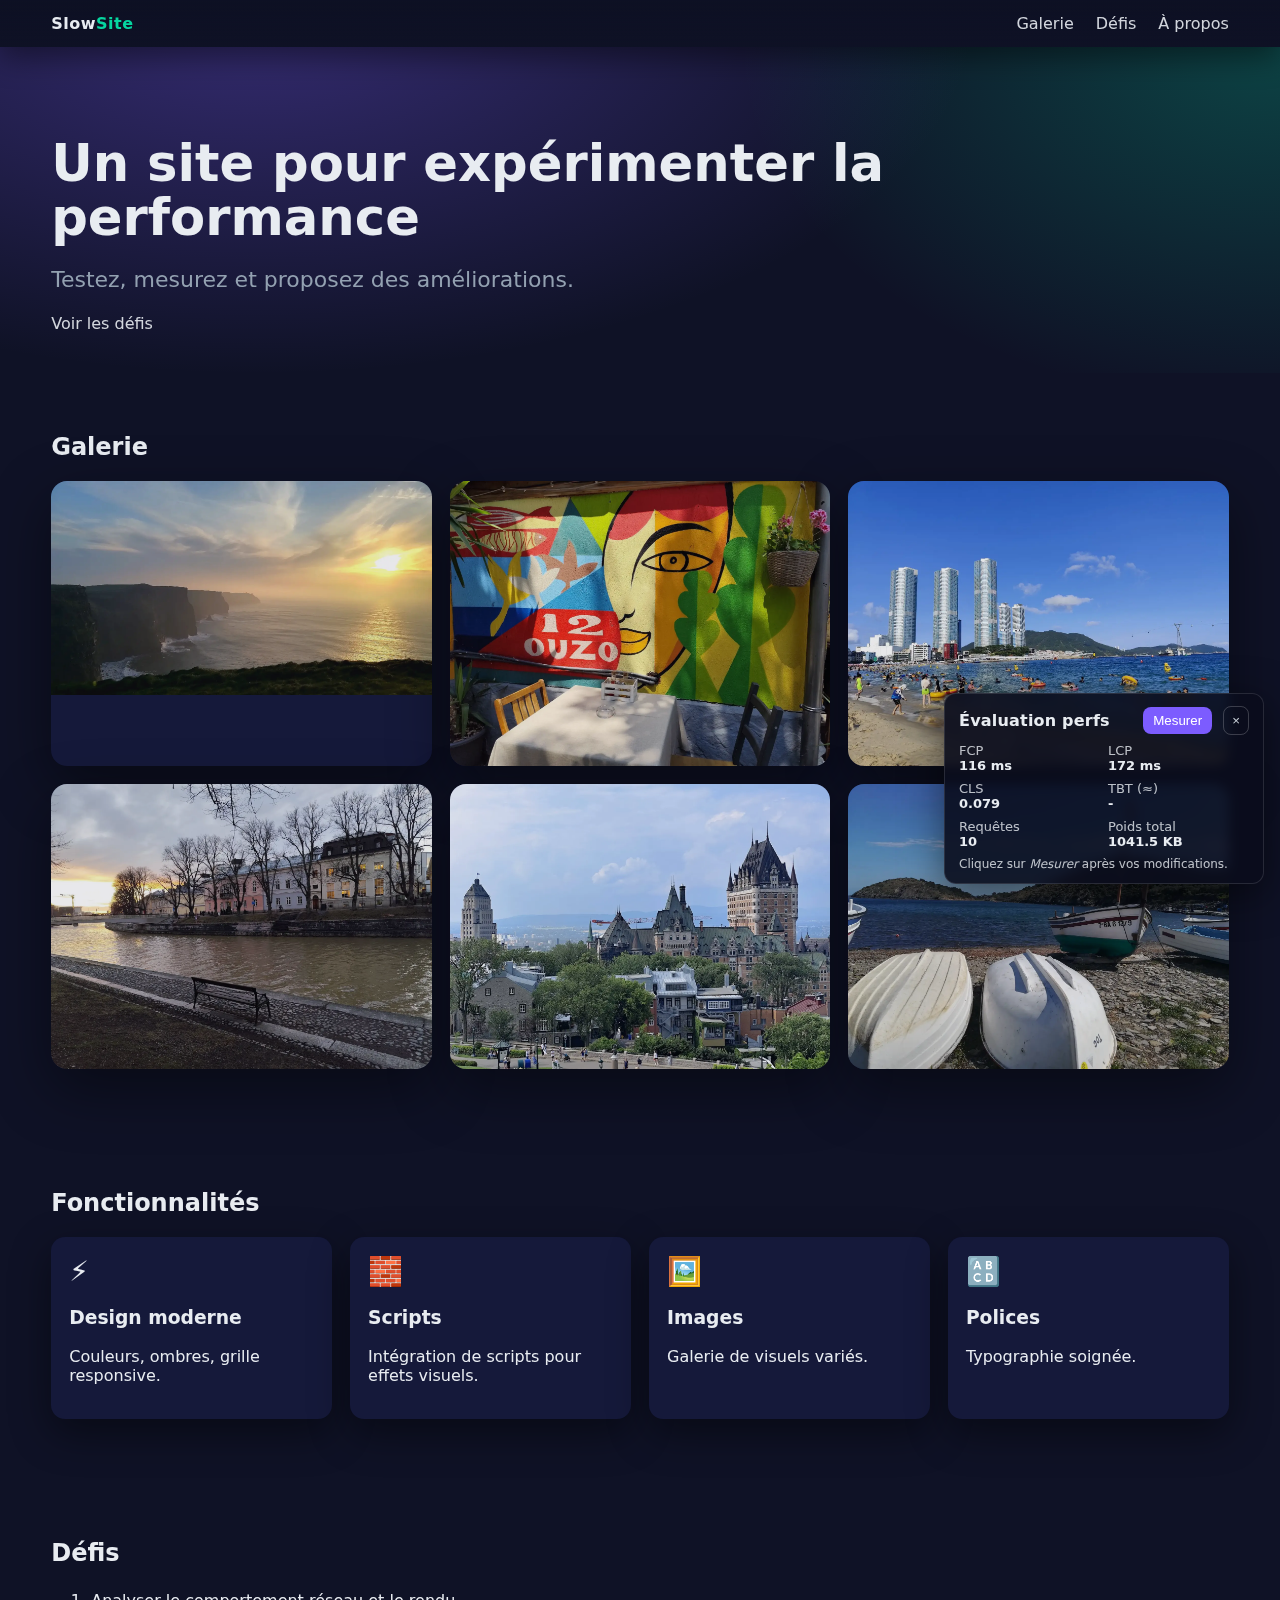
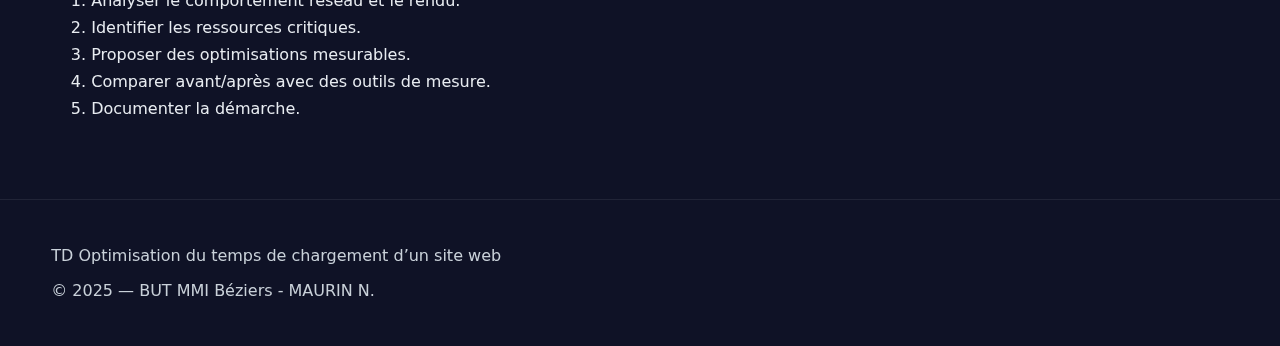
<file: index.html>
<!DOCTYPE html>
<html lang="fr">
  <head>
    <meta charset="utf-8" />
    <meta name="viewport" content="width=device-width, initial-scale=1" />
    <title>Site vitrine</title>
    <link rel="stylesheet" href="./css/styles.css" />
    <style>
      :root{--bg:#0f1226;--fg:#E8ECF1;--muted:#93A1B1;--primary:#7C5CFF;--accent:#06D6A0;--card:#15193A;--shadow:rgba(0,0,0,0.45)}
*{box-sizing:border-box}
      html,body{margin:0;padding:0;background:var(--bg);color:var(--fg);font-family:'Poppins',system-ui,Segoe UI,Roboto,Arial,sans-serif}
      .container{width:min(1200px,92%);margin:0 auto}
      a{color:var(--fg);text-decoration:none;opacity:.9}a:hover{opacity:1}
      .topbar{position:sticky;top:0;backdrop-filter:blur(6px);background:linear-gradient(180deg,rgba(13,16,35,.8),rgba(13,16,35,.2));z-index:10;box-shadow:0 10px 30px var(--shadow)}
      .nav{display:flex;align-items:center;justify-content:space-between;padding:14px 0}
      .logo{font-weight:700;letter-spacing:.5px}.logo span{color:var(--accent)}.menu{display:flex;gap:22px}
      .hero{padding:90px 0 40px;background:radial-gradient(1200px 600px at 20% -10%, rgba(124,92,255,.35), transparent 60%), radial-gradient(900px 600px at 100% 0%, rgba(6,214,160,.25), transparent 60%)}
      .hero-inner{display:grid;grid-template-columns:1fr;gap:28px}
      .hero h1{font-size:clamp(28px,4vw,56px);line-height:1.05;margin:0 0 10px}
      .hero p{font-size:clamp(16px,1.8vw,22px);color:var(--muted)}
          </style>
    <script src="js/script.js" defer></script>
  </head>
  <body>
    <div class="topbar">
      <div class="container nav">
        <div class="logo">Slow<span>Site</span></div>
        <div class="menu">
          <a href="#galerie">Galerie</a>
          <a href="#defis">Défis</a>
          <a href="#apropos">À propos</a>
        </div>
      </div>
    </div>

    <div class="hero">
      <div class="container hero-inner">
        <div class="hero-text">
          <h1>Un site pour expérimenter la performance</h1>
          <p>Testez, mesurez et proposez des améliorations.</p>
          <a class="cta" href="#defis">Voir les défis</a>
        </div>
      </div>
    </div>

    <div id="galerie" class="section gallery">
      <div class="container">
        <h2>Galerie</h2>
        <div class="grid">
          <div class="card">
            <a href="img1.html"><img src="img/img1-2.webp" alt="Image 1" /></a>
          </div>
          <div class="card">
            <a href="img2.html"><img src="img/img2-2.webp" alt="Image 2" /></a>
          </div>
          <div class="card">
            <a href="img3.html"><img src="img/img3-2.webp" alt="Image 3" /></a>
          </div>
          <div class="card">
            <a href="img4.html"><img src="img/img4-2.webp" alt="Image 4" /></a>
          </div>
          <div class="card">
            <a href="img5.html"><img src="img/img5-2.webp" alt="Image 5" /></a>
          </div>
          <div class="card">
            <a href="img6.html"><img src="img/img6-2.webp" alt="Image 6" /></a>
          </div>
        </div>
      </div>
    </div>

    <div id="apropos" class="section features">
      <div class="container">
        <h2>Fonctionnalités</h2>
        <div class="features-grid">
          <div class="feature">
            <div class="icon">⚡</div>
            <h3>Design moderne</h3>
            <p>Couleurs, ombres, grille responsive.</p>
          </div>
          <div class="feature">
            <div class="icon">🧱</div>
            <h3>Scripts</h3>
            <p>Intégration de scripts pour effets visuels.</p>
          </div>
          <div class="feature">
            <div class="icon">🖼️</div>
            <h3>Images</h3>
            <p>Galerie de visuels variés.</p>
          </div>
          <div class="feature">
            <div class="icon">🔠</div>
            <h3>Polices</h3>
            <p>Typographie soignée.</p>
          </div>
        </div>
      </div>
    </div>

    <div id="defis" class="section challenges">
      <div class="container">
        <h2>Défis</h2>
        <ol>
          <li>Analyser le comportement réseau et le rendu.</li>
          <li>Identifier les ressources critiques.</li>
          <li>Proposer des optimisations mesurables.</li>
          <li>Comparer avant/après avec des outils de mesure.</li>
          <li>Documenter la démarche.</li>
        </ol>
      </div>
    </div>

    <div class="footer">
      <div class="container">
        <p>TD Optimisation du temps de chargement d’un site web</p>
        <p>© 2025 — BUT MMI Béziers - MAURIN N.</p>
      </div>
    </div>
    <script src="js/metrics.js" defer></script>
  </body>
</html>
</file>
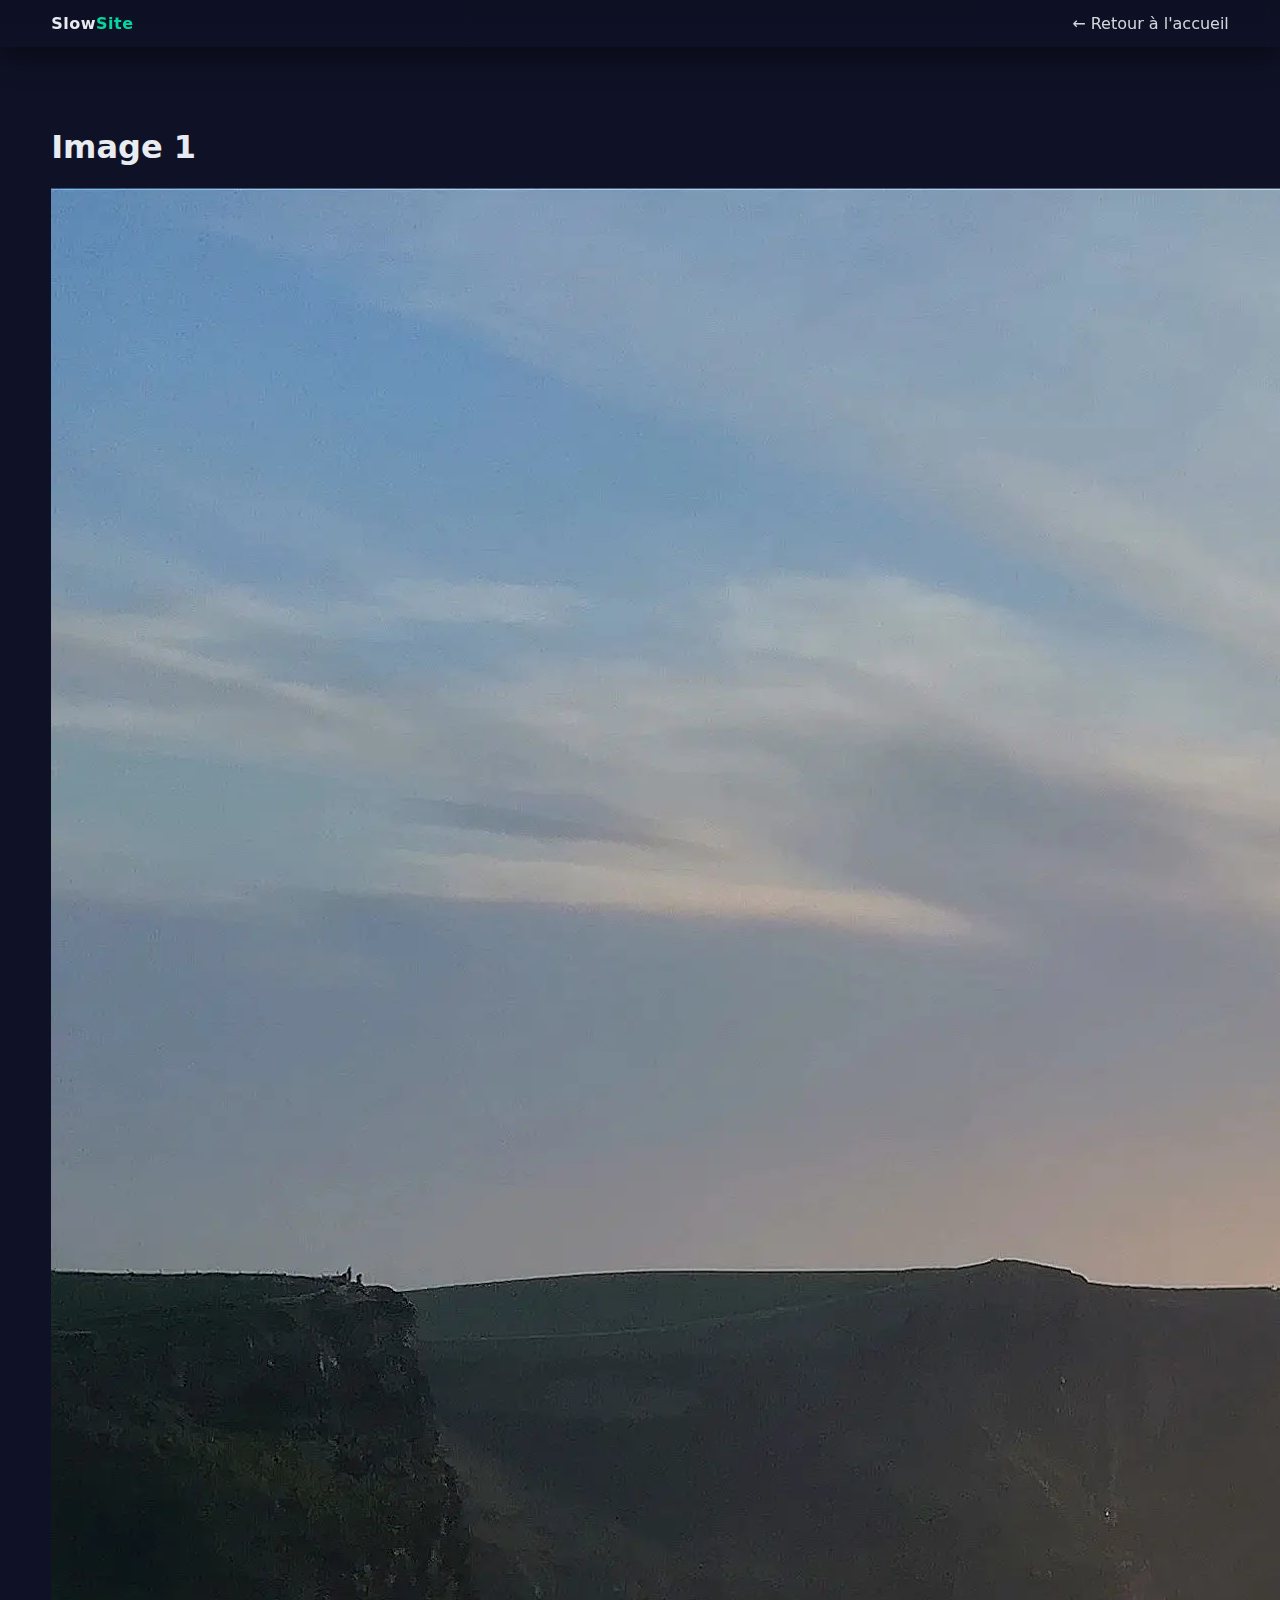
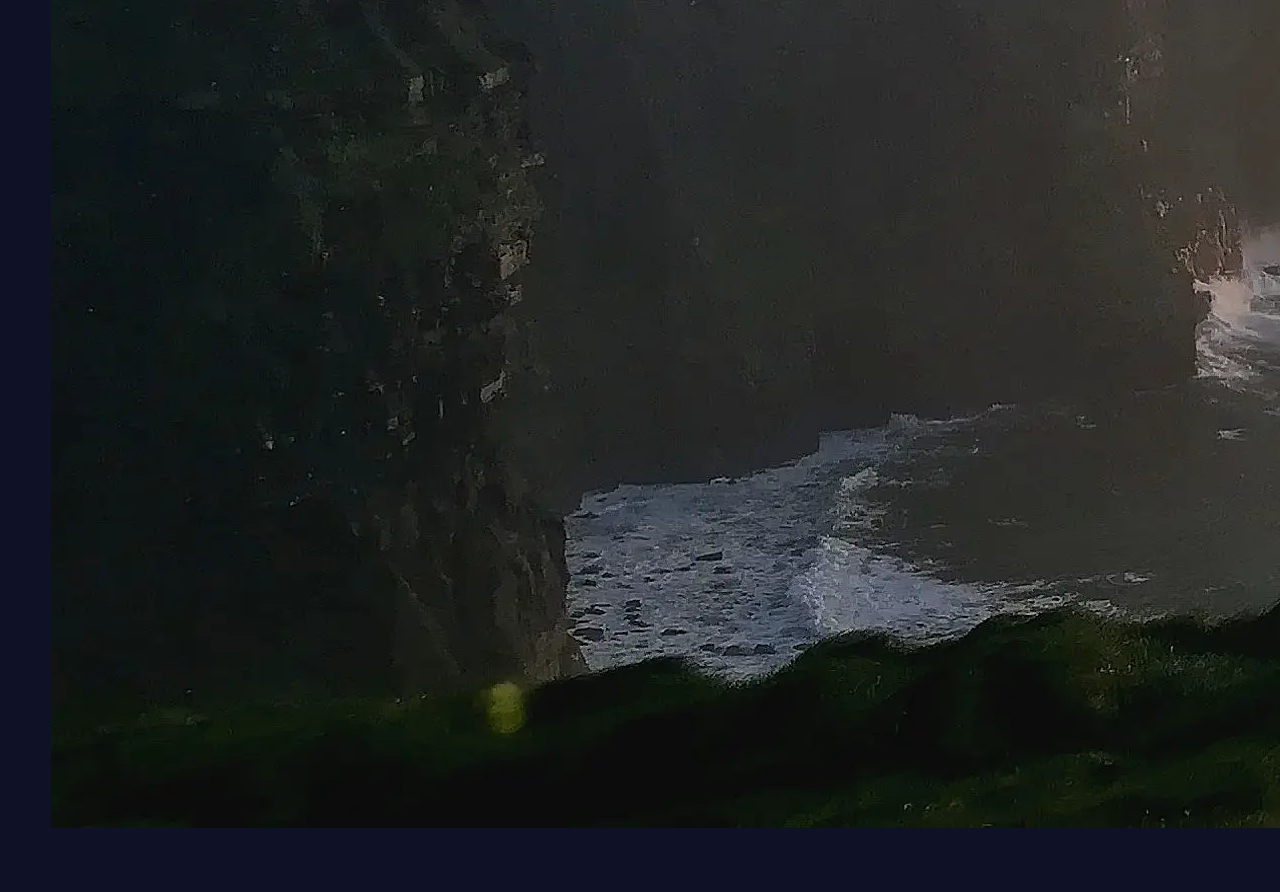
<file: img1.html>
<!DOCTYPE html>
<html lang="fr">
<head>
  <meta charset="utf-8" />
  <meta name="viewport" content="width=device-width, initial-scale=1" />
  <title>Image 1</title>
  <link rel="stylesheet" href="css/styles.css">
  <script src="js/script.js"></script>
</head>
<body>
  <div class="topbar"><div class="container nav"><div class="logo">Slow<span>Site</span></div><div class="menu"><a href="index.html">← Retour à l'accueil</a></div></div></div>
  <div class="section image-page"><div class="container">
    <h1>Image 1</h1>
    <div class="image-wrapper"><img src="img/img1.webp" alt="Image 1"></div>
  </div></div>
</body>
</html>
</file>
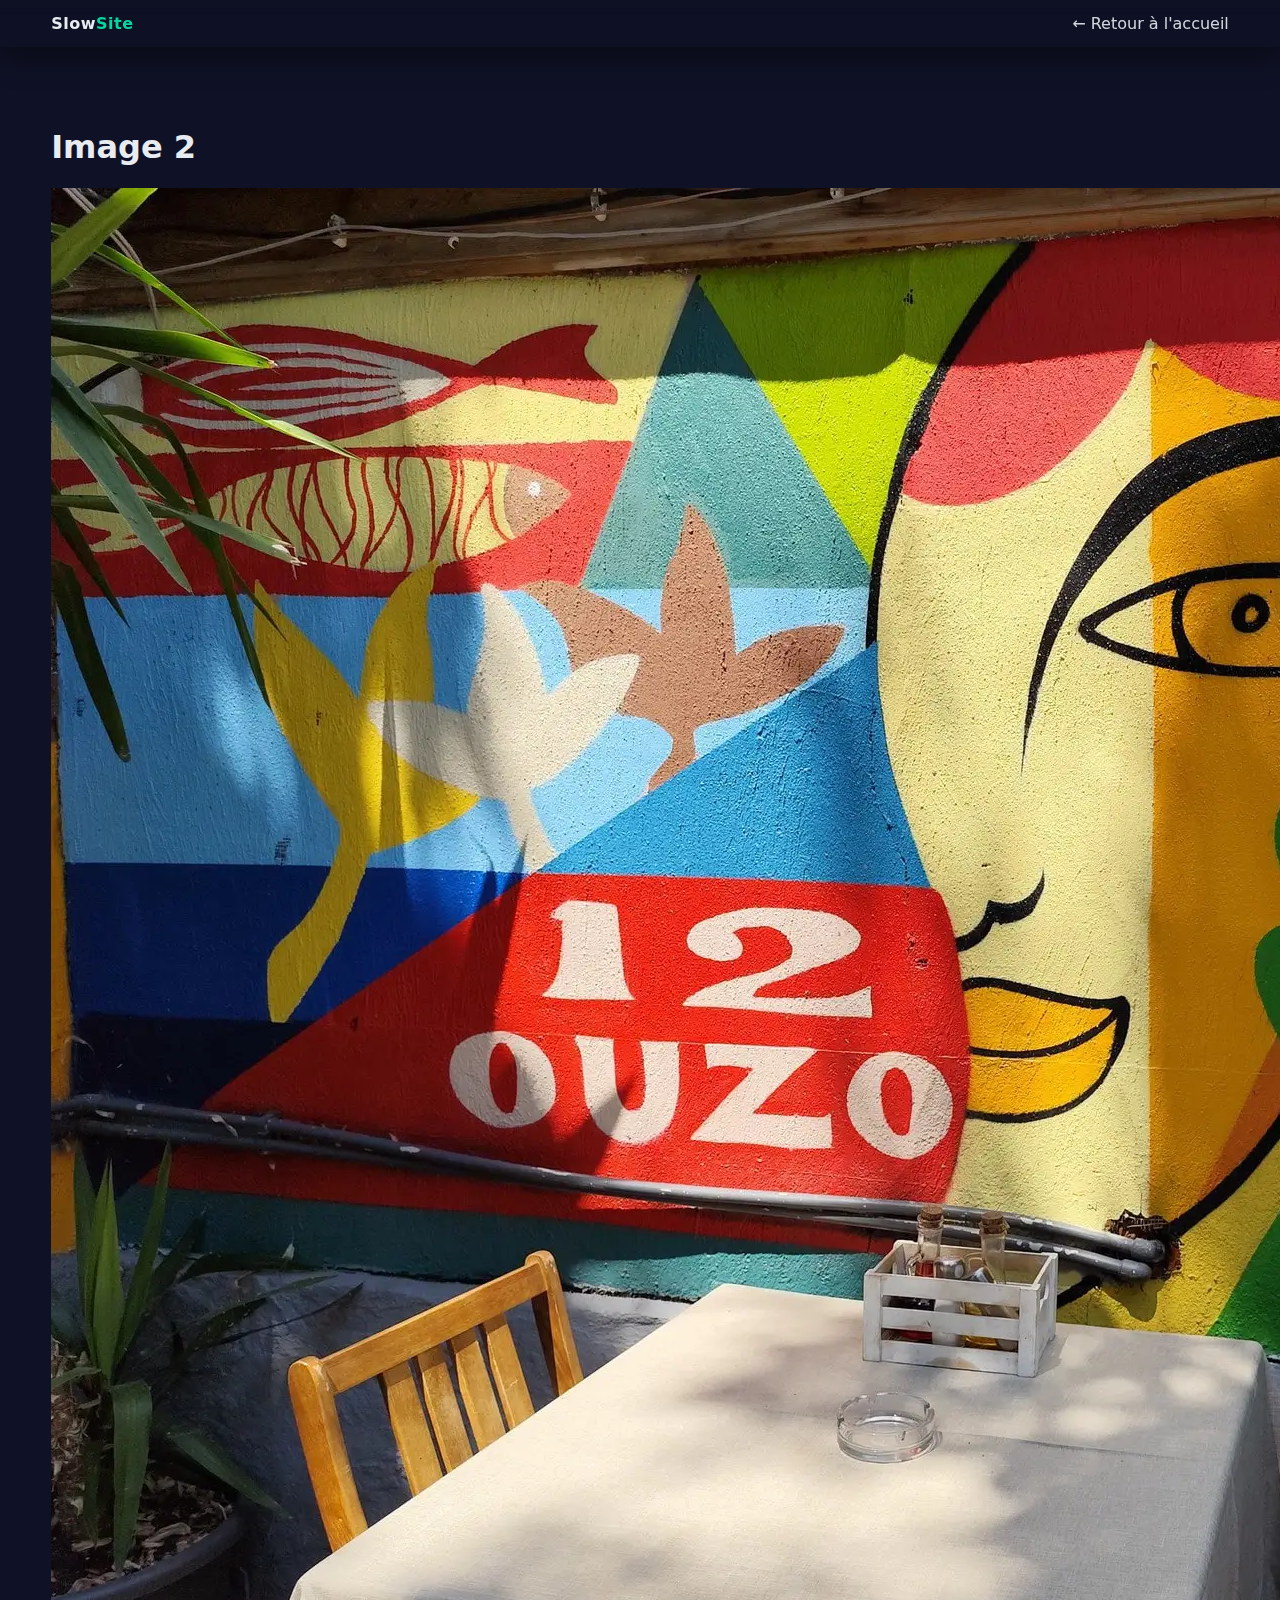
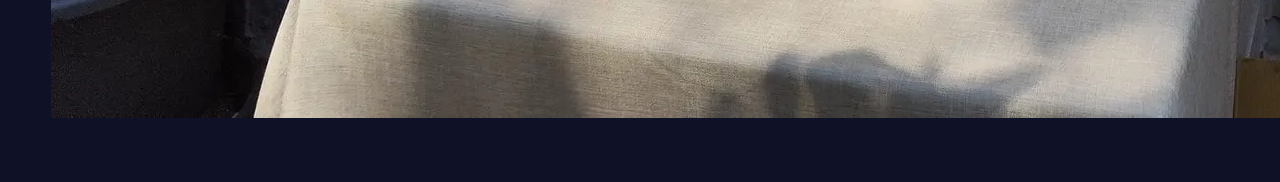
<file: img2.html>
<!DOCTYPE html>
<html lang="fr">
<head>
  <meta charset="utf-8" />
  <meta name="viewport" content="width=device-width, initial-scale=1" />
  <title>Image 2</title>
  <link rel="stylesheet" href="css/styles.css">
  <script src="js/script.js"></script>
</head>
<body>
  <div class="topbar"><div class="container nav"><div class="logo">Slow<span>Site</span></div><div class="menu"><a href="index.html">← Retour à l'accueil</a></div></div></div>
  <div class="section image-page"><div class="container">
    <h1>Image 2</h1>
    <div class="image-wrapper"><img src="img/img2.webp" alt="Image 2"></div>
  </div></div>
</body>
</html>
</file>
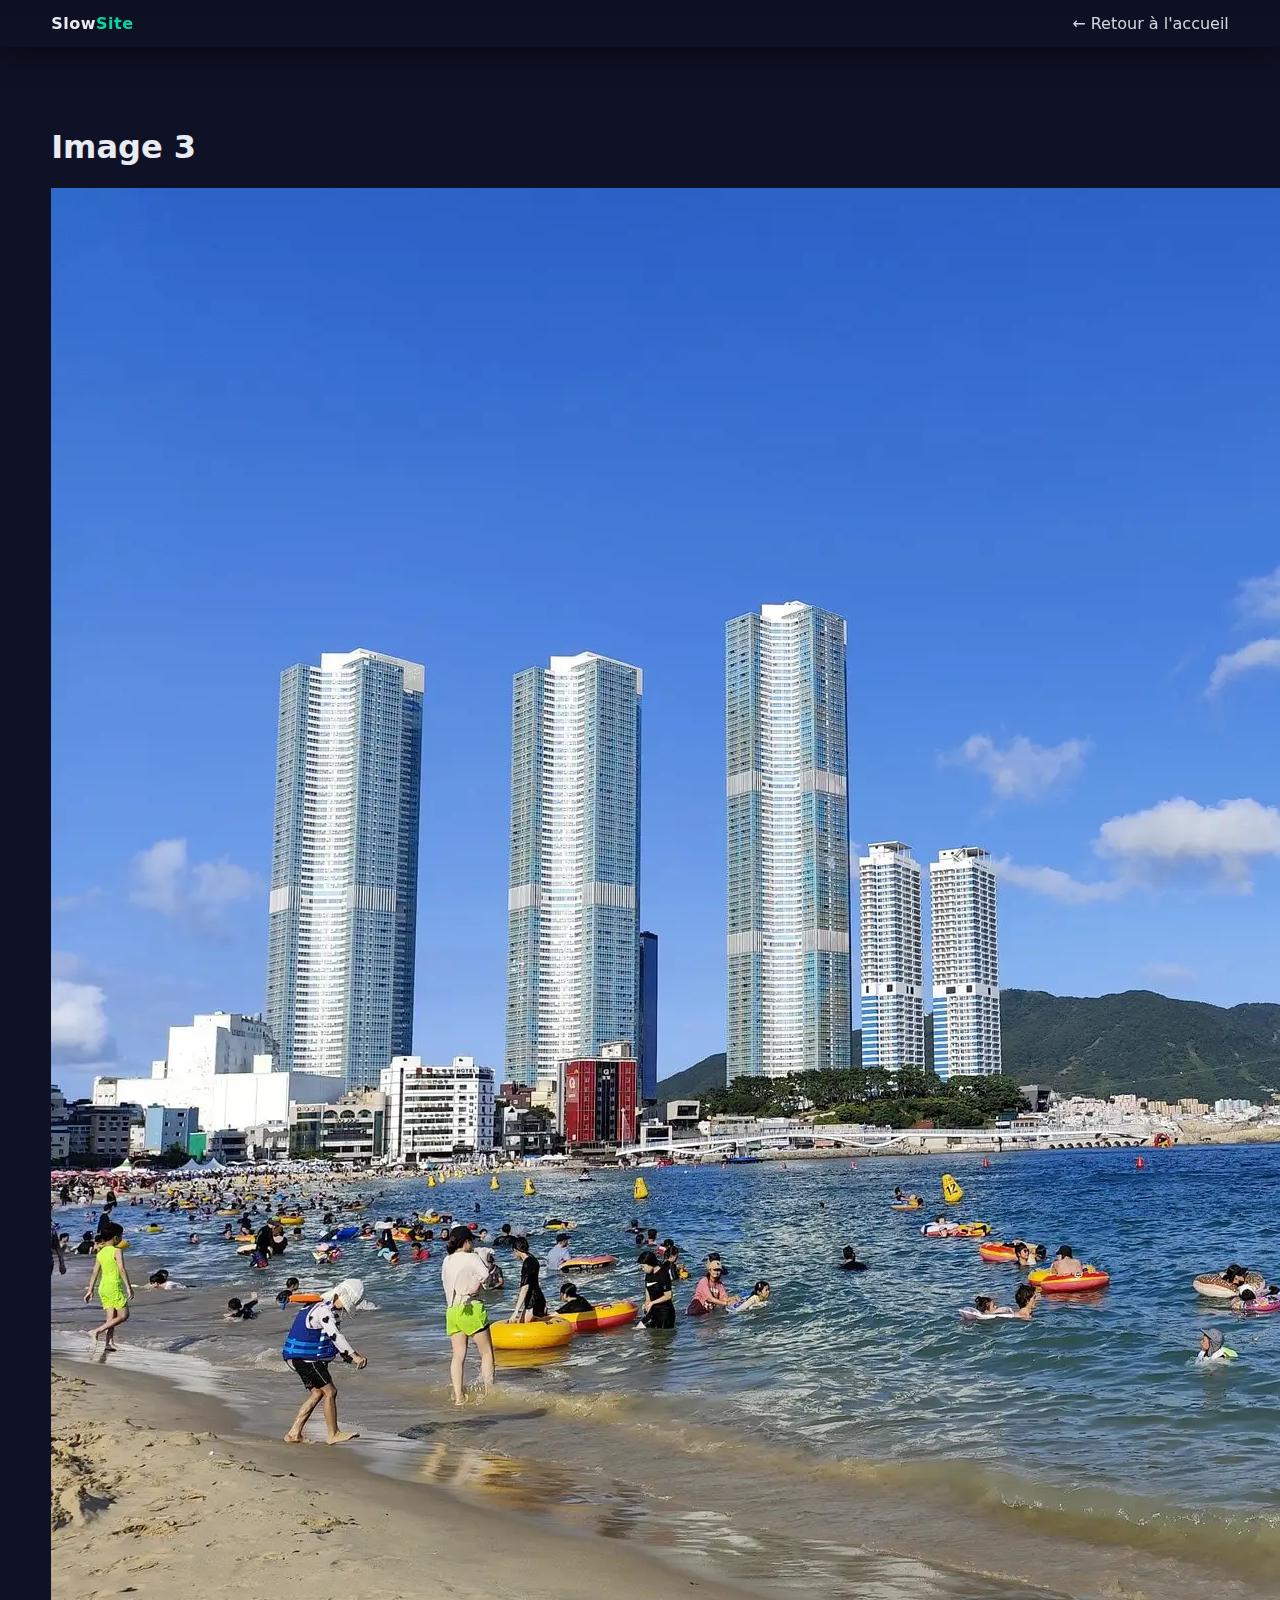
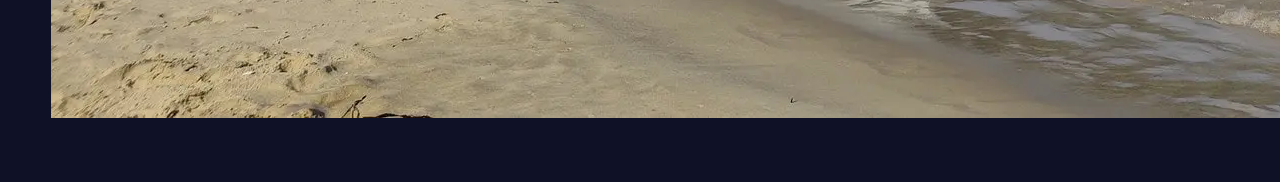
<file: img3.html>
<!DOCTYPE html>
<html lang="fr">
<head>
  <meta charset="utf-8" />
  <meta name="viewport" content="width=device-width, initial-scale=1" />
  <title>Image 3</title>
  <link rel="stylesheet" href="css/styles.css">
  <script src="js/script.js"></script>
</head>
<body>
  <div class="topbar"><div class="container nav"><div class="logo">Slow<span>Site</span></div><div class="menu"><a href="index.html">← Retour à l'accueil</a></div></div></div>
  <div class="section image-page"><div class="container">
    <h1>Image 3</h1>
    <div class="image-wrapper"><img src="img/img3.webp" alt="Image 3"></div>
  </div></div>
</body>
</html>
</file>
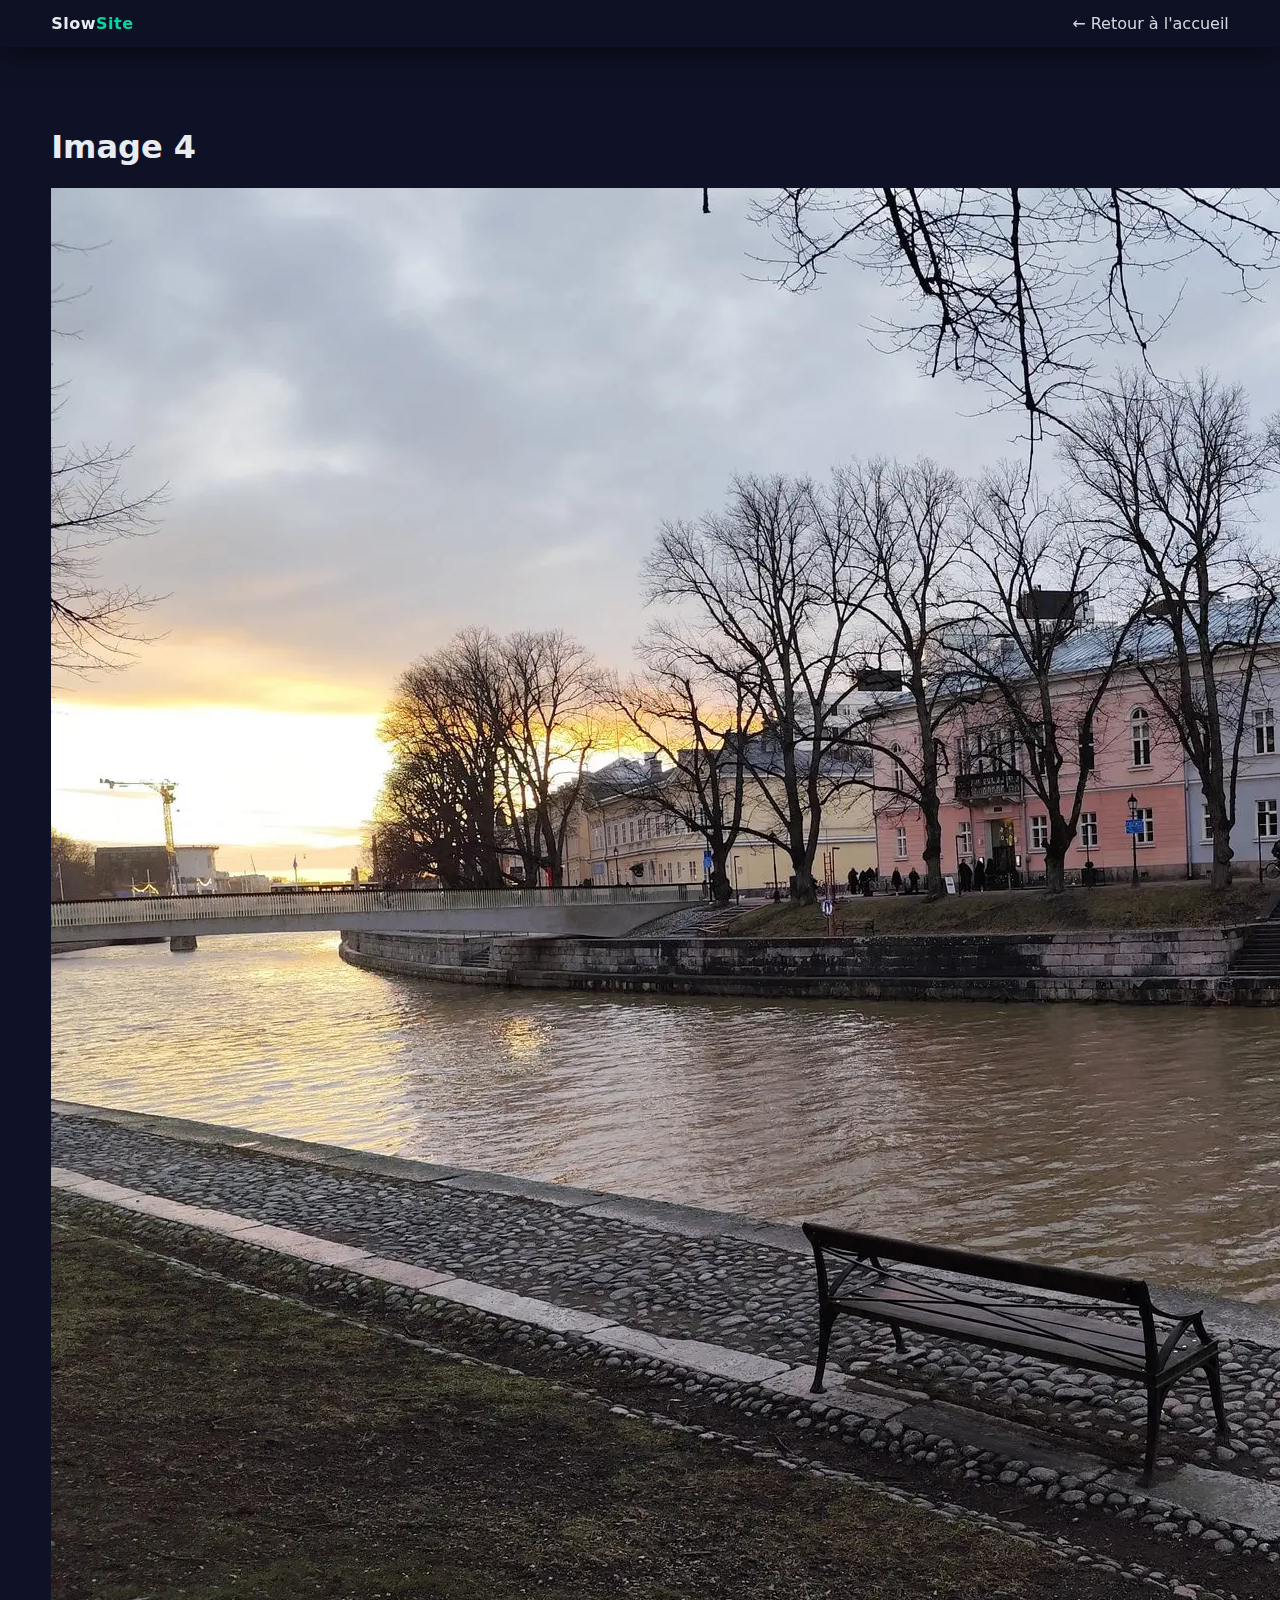
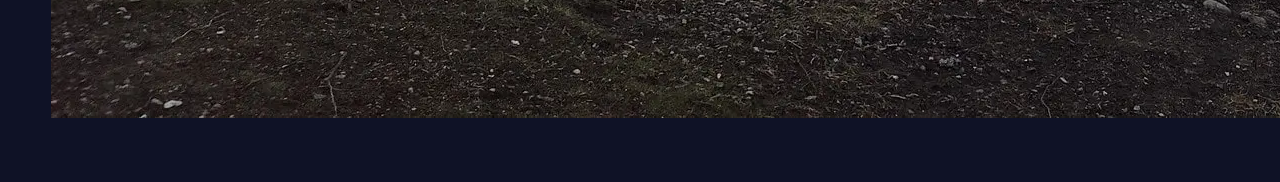
<file: img4.html>
<!DOCTYPE html>
<html lang="fr">
<head>
  <meta charset="utf-8" />
  <meta name="viewport" content="width=device-width, initial-scale=1" />
  <title>Image 4</title>
  <link rel="stylesheet" href="css/styles.css">
  <script src="js/script.js"></script>
</head>
<body>
  <div class="topbar"><div class="container nav"><div class="logo">Slow<span>Site</span></div><div class="menu"><a href="index.html">← Retour à l'accueil</a></div></div></div>
  <div class="section image-page"><div class="container">
    <h1>Image 4</h1>
    <div class="image-wrapper"><img src="img/img4.webp" alt="Image 4"></div>
  </div></div>
</body>
</html>
</file>
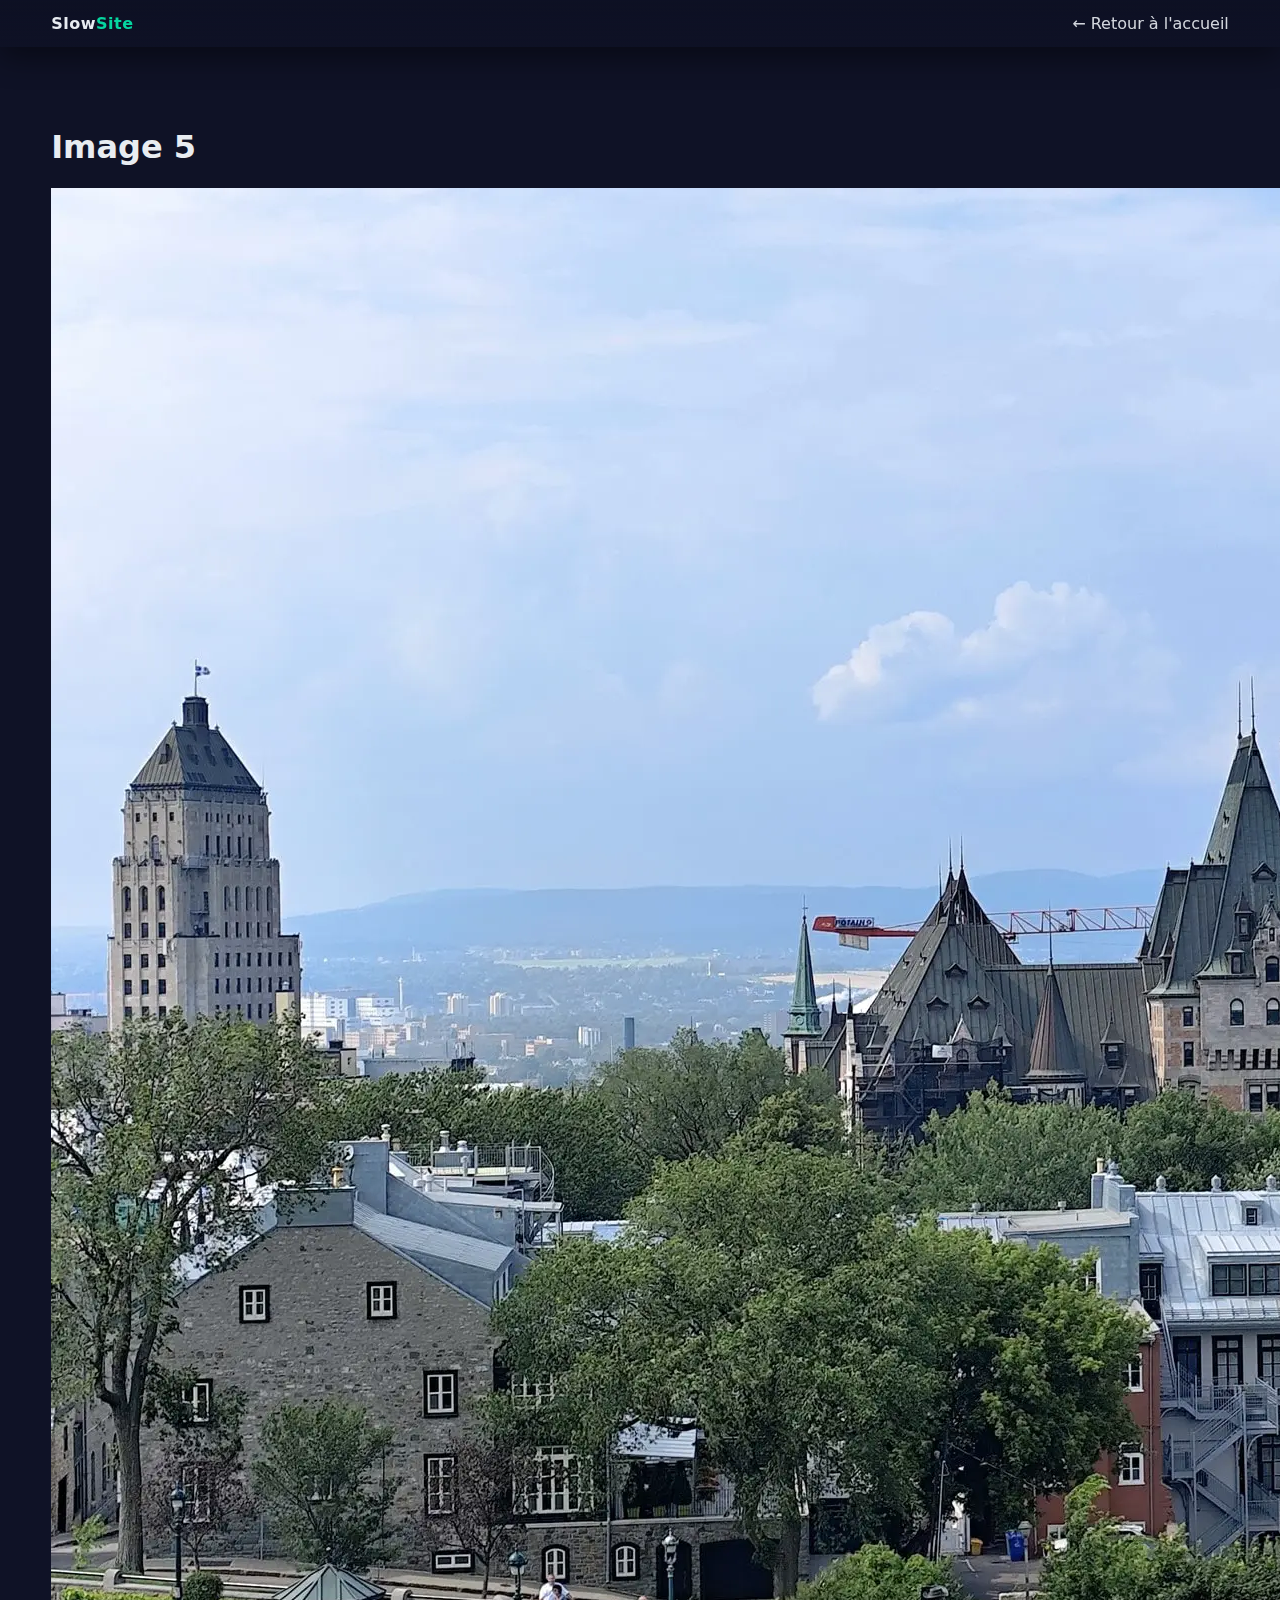
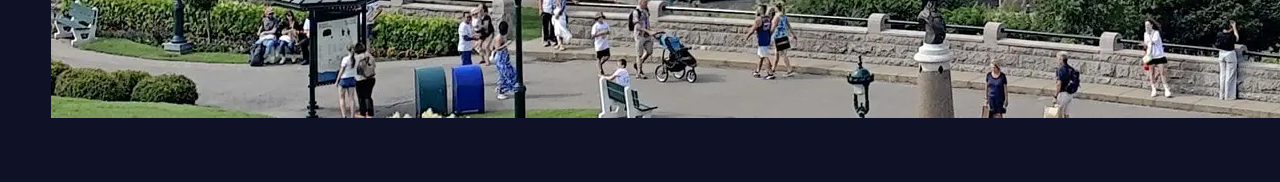
<file: img5.html>
<!DOCTYPE html>
<html lang="fr">
<head>
  <meta charset="utf-8" />
  <meta name="viewport" content="width=device-width, initial-scale=1" />
  <title>Image 5</title>
  <link rel="stylesheet" href="css/styles.css">
  <script src="js/script.js"></script>
</head>
<body>
  <div class="topbar"><div class="container nav"><div class="logo">Slow<span>Site</span></div><div class="menu"><a href="index.html">← Retour à l'accueil</a></div></div></div>
  <div class="section image-page"><div class="container">
    <h1>Image 5</h1>
    <div class="image-wrapper"><img src="img/img5.webp" alt="Image 5"></div>
  </div></div>
</body>
</html>
</file>
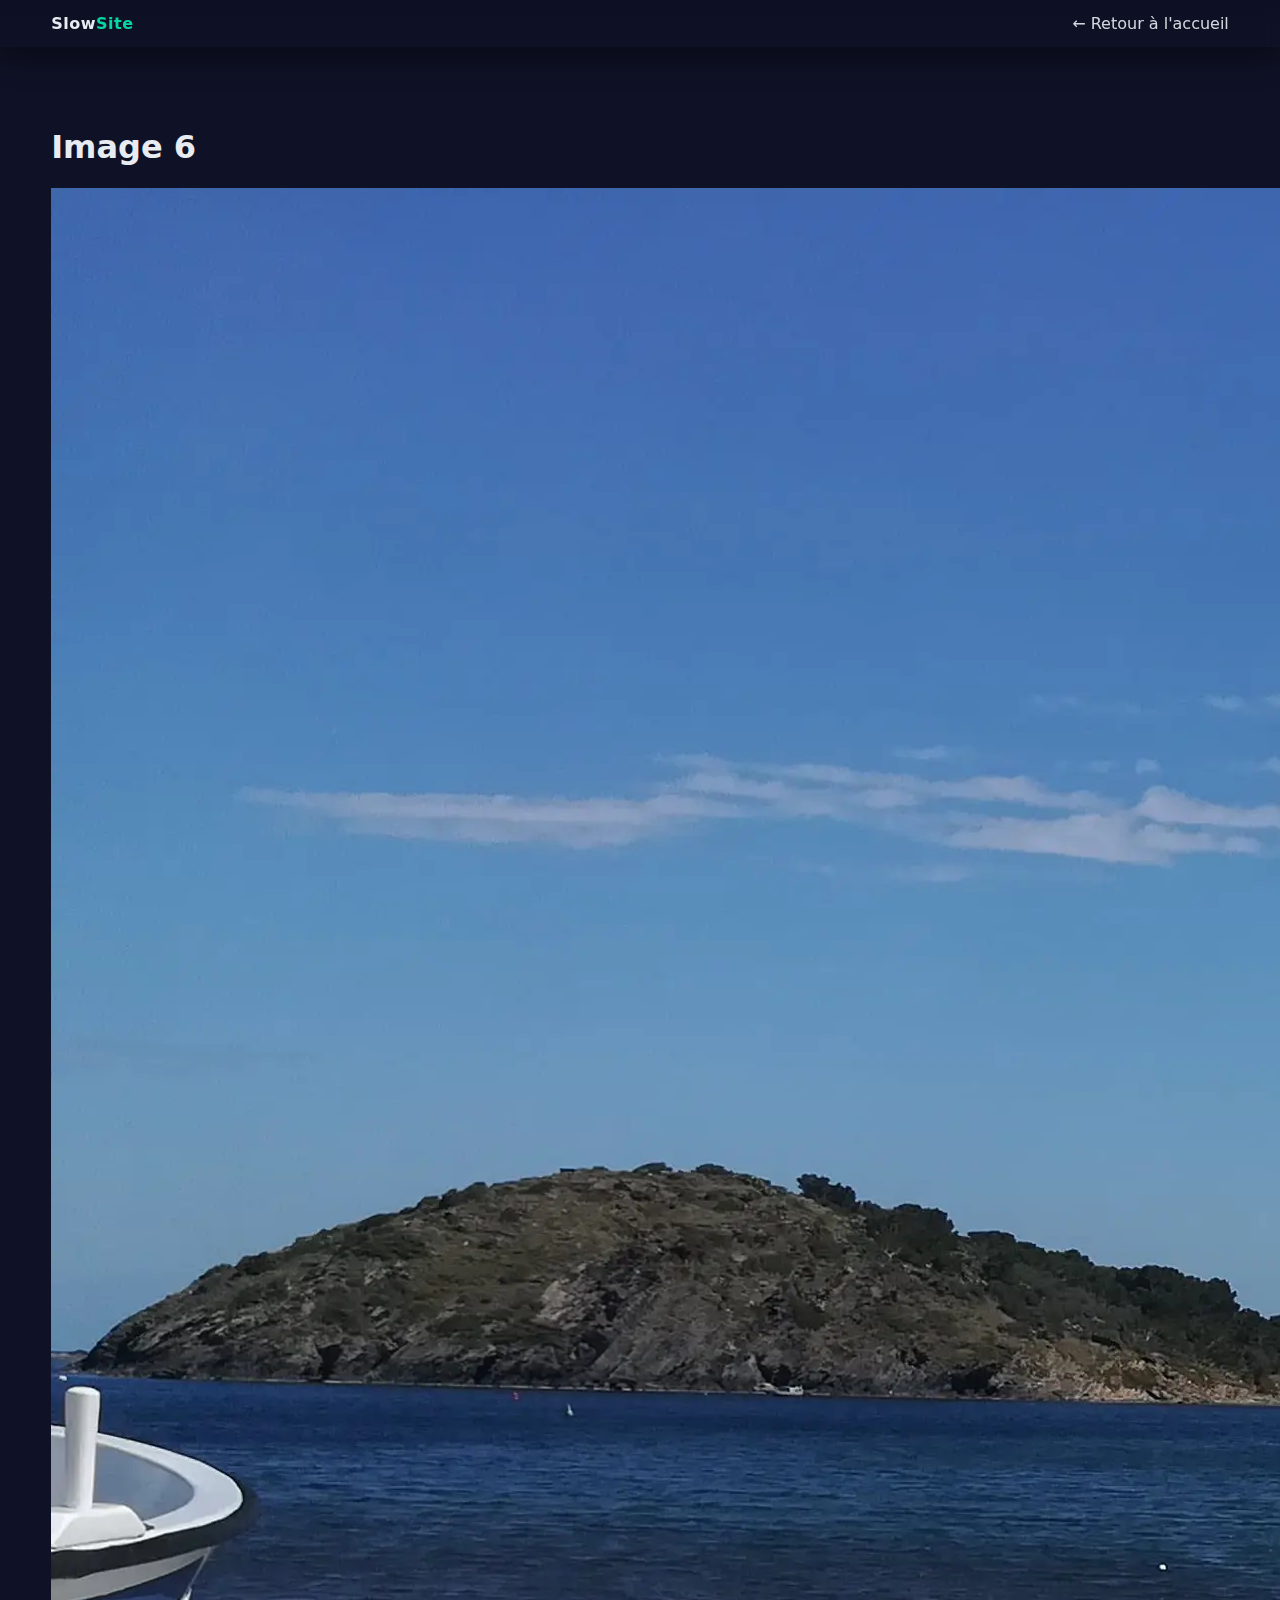
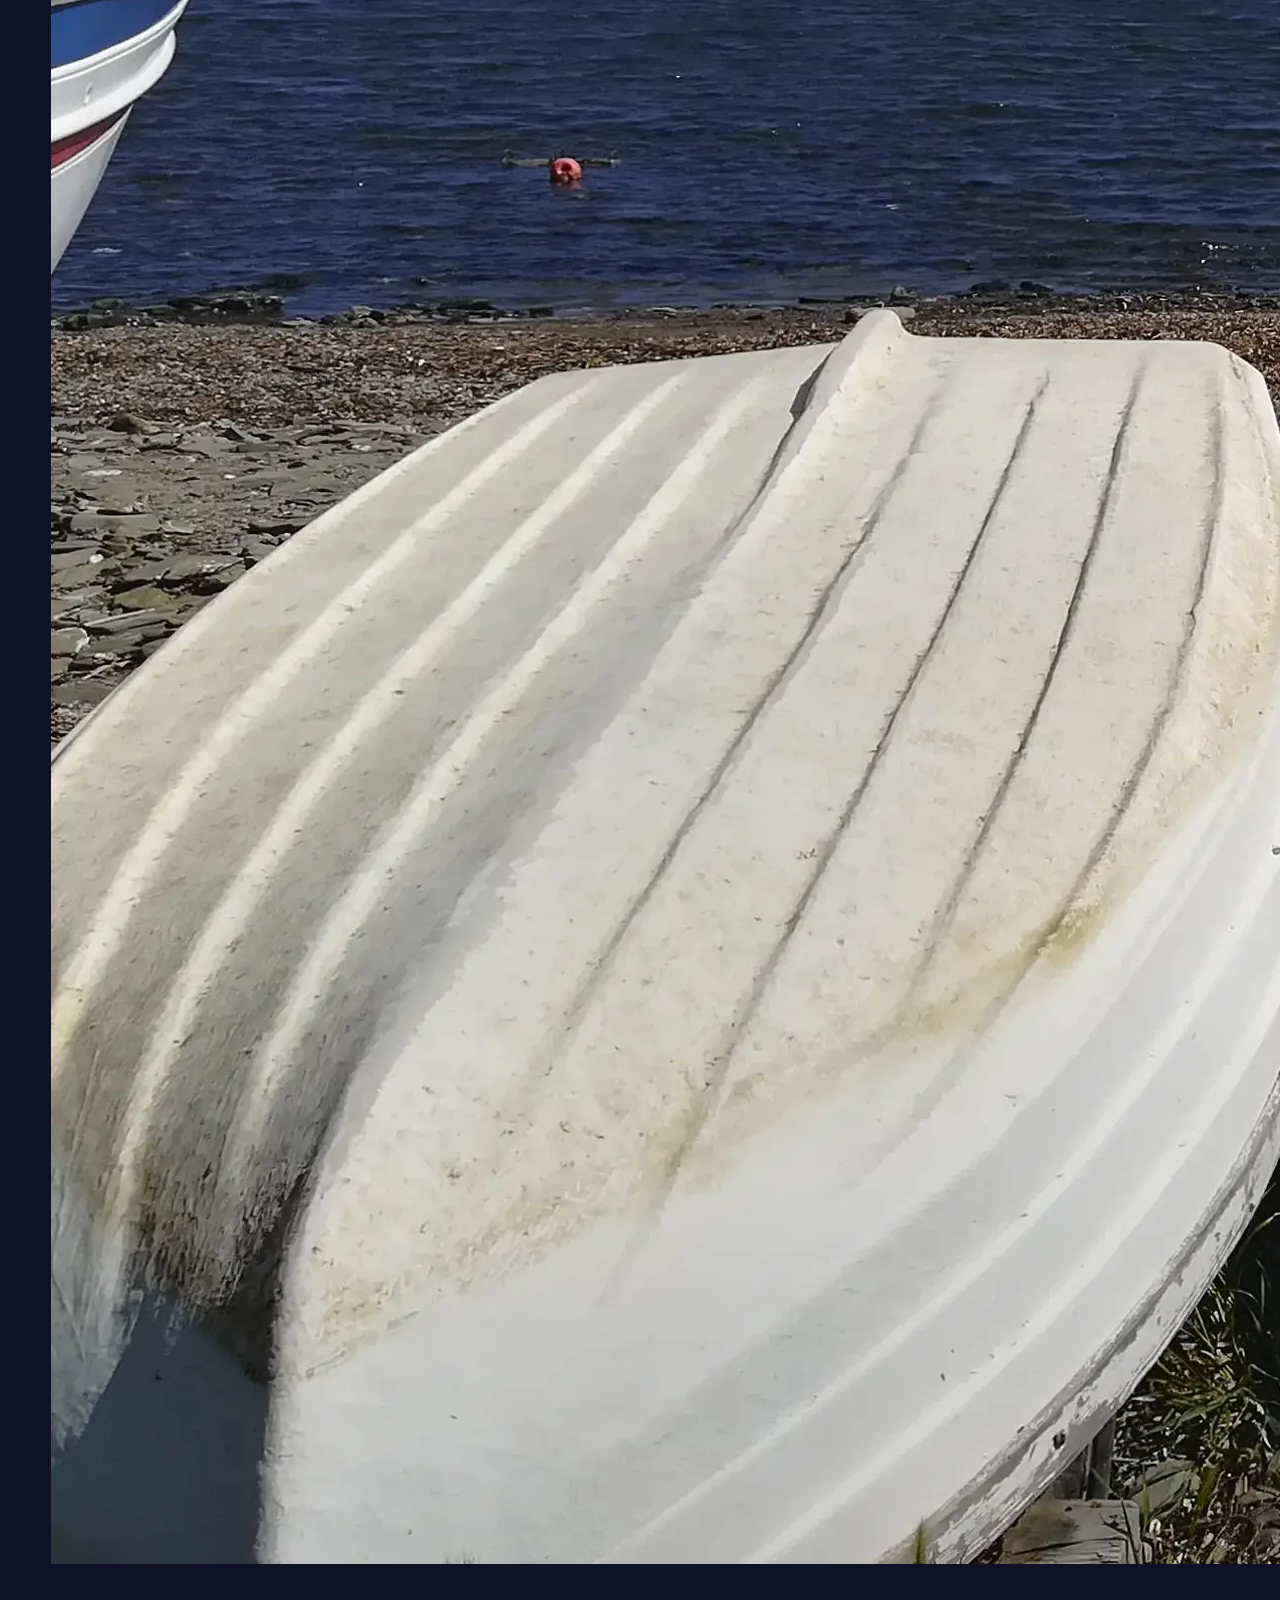
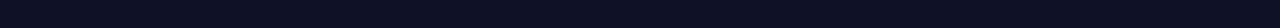
<file: img6.html>
<!DOCTYPE html>
<html lang="fr">
<head>
  <meta charset="utf-8" />
  <meta name="viewport" content="width=device-width, initial-scale=1" />
  <title>Image 6</title>
  <link rel="stylesheet" href="css/styles.css">
  <script src="js/script.js"></script>
</head>
<body>
  <div class="topbar"><div class="container nav"><div class="logo">Slow<span>Site</span></div><div class="menu"><a href="index.html">← Retour à l'accueil</a></div></div></div>
  <div class="section image-page"><div class="container">
    <h1>Image 6</h1>
    <div class="image-wrapper"><img src="img/img6.webp" alt="Image 6"></div>
  </div></div>
</body>
</html>
</file>
<file: css/styles.css>
:root{
  --bg:#0f1226;
  --fg:#E8ECF1;
  --muted:#93A1B1;
  --primary:#7C5CFF;
  --accent:#06D6A0;
  --card:#15193A;
  --shadow:rgba(0,0,0,0.45);
}

*{box-sizing:border-box}
html,body{
  margin:0;
  padding:0;
  background:var(--bg);
  color:var(--fg);
  font-family:'Poppins',system-ui,Segoe UI,Roboto,Arial,sans-serif;
}

.container{width:min(1200px,92%);margin:0 auto}
a{color:var(--fg);text-decoration:none;opacity:.9}
a:hover{opacity:1}

.topbar{
  position:sticky;
  top:0;
  backdrop-filter:blur(6px);
  background:linear-gradient(180deg,rgba(13,16,35,.8),rgba(13,16,35,.2));
  z-index:10;
  box-shadow:0 10px 30px var(--shadow);
}

.nav{
  display:flex;
  align-items:center;
  justify-content:space-between;
  padding:14px 0;
}

.logo{font-weight:700;letter-spacing:.5px;}
.logo span{color:var(--accent)}
.menu{display:flex;gap:22px}

.section{padding:60px 0}
.section h2{margin:0 0 20px}

.gallery .grid{
  display:grid;
  grid-template-columns:repeat(3,1fr);
  gap:18px;
}

.card{
  background:var(--card);
  border-radius:16px;
  overflow:hidden;
  box-shadow:0 20px 60px var(--shadow);
}

.card img{
  display:block;
  width:100%;
  height:auto;
  opacity:0;
  transition:opacity .6s ease;
}

.card img.loaded{opacity:1}

.features-grid{
  display:grid;
  grid-template-columns:repeat(4,1fr);
  gap:18px;
}

.feature{
  background:var(--card);
  padding:18px;
  border-radius:14px;
  box-shadow:0 14px 40px var(--shadow);
}
.feature .icon{font-size:28px}

.challenges ol{line-height:1.7}

.footer{
  padding:30px 0;
  border-top:1px solid rgba(255,255,255,.08);
  color:#c9d1d9;
}

/* Responsive */
@media (max-width:900px){
  .features-grid{grid-template-columns:repeat(2,1fr)}
  .gallery .grid{grid-template-columns:repeat(2,1fr)}
}

@media (max-width:560px){
  .features-grid{grid-template-columns:1fr}
  .gallery .grid{grid-template-columns:1fr}
}
</file>
